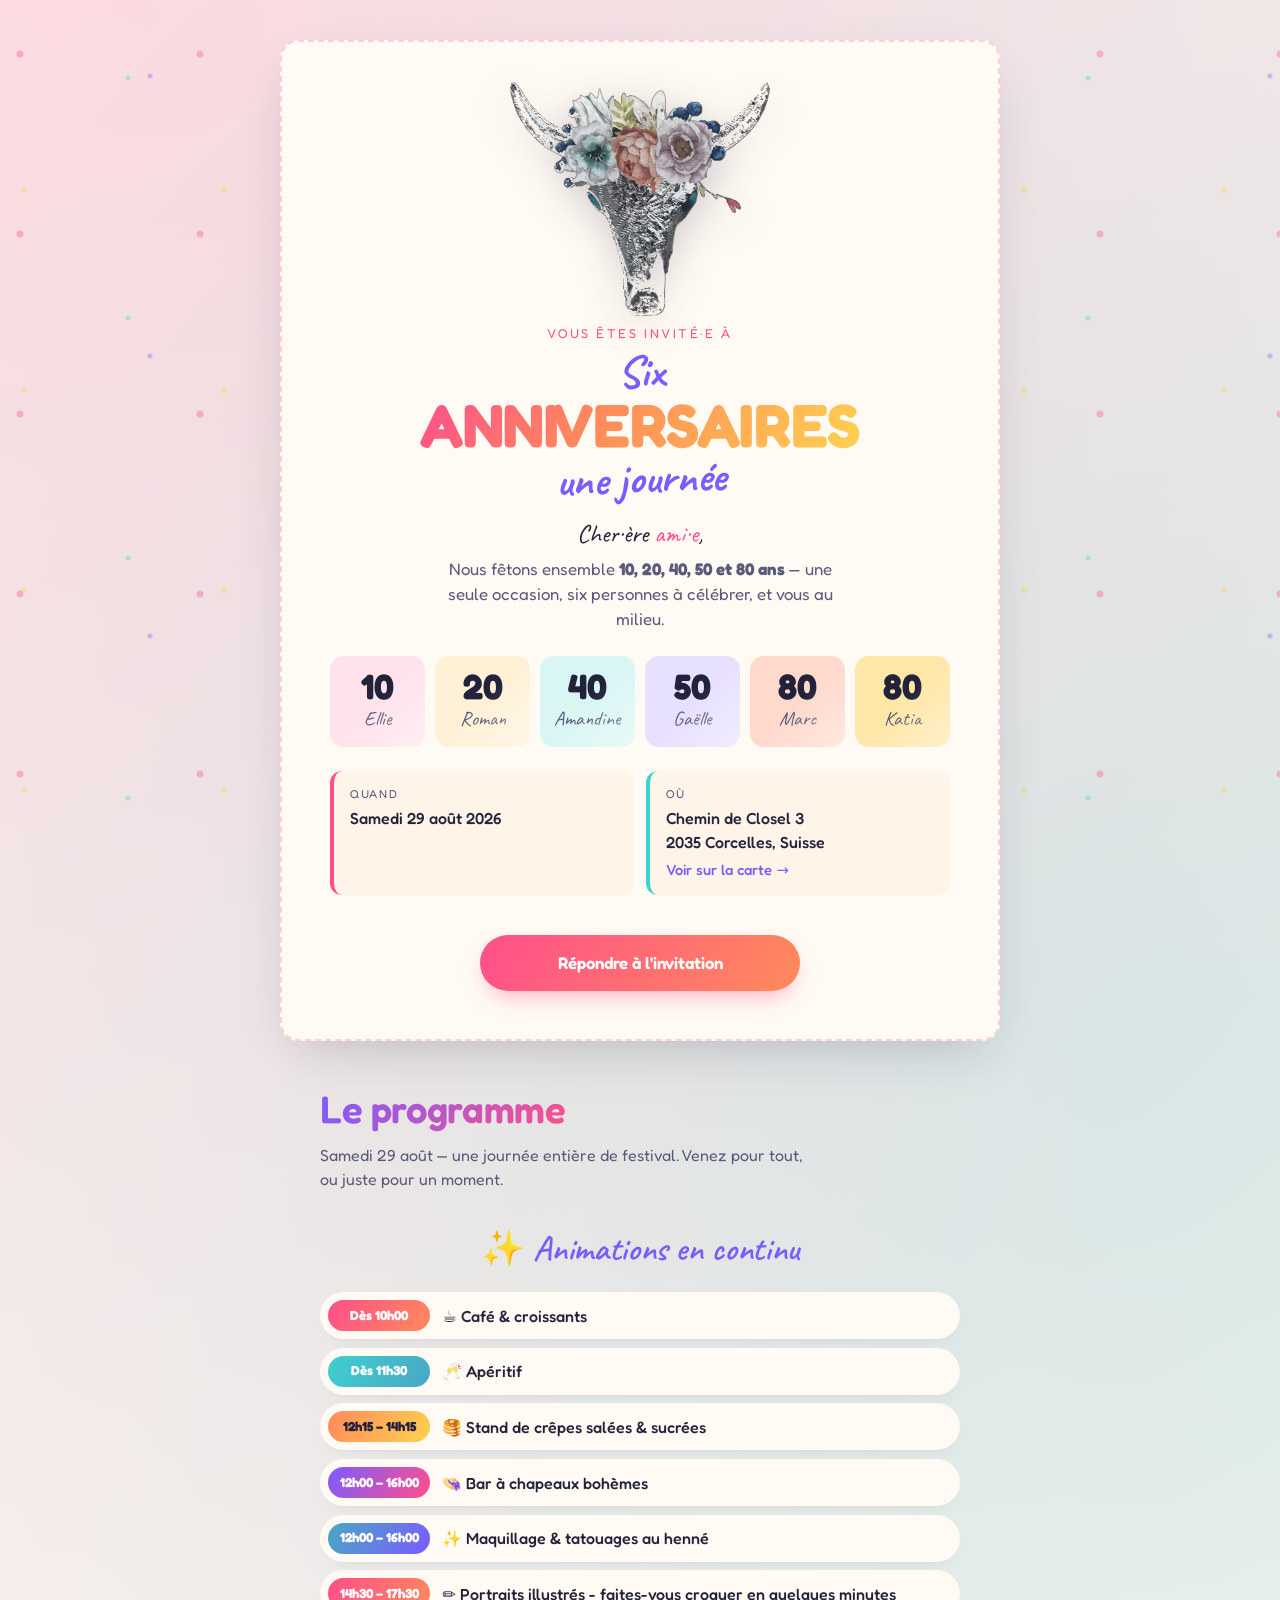
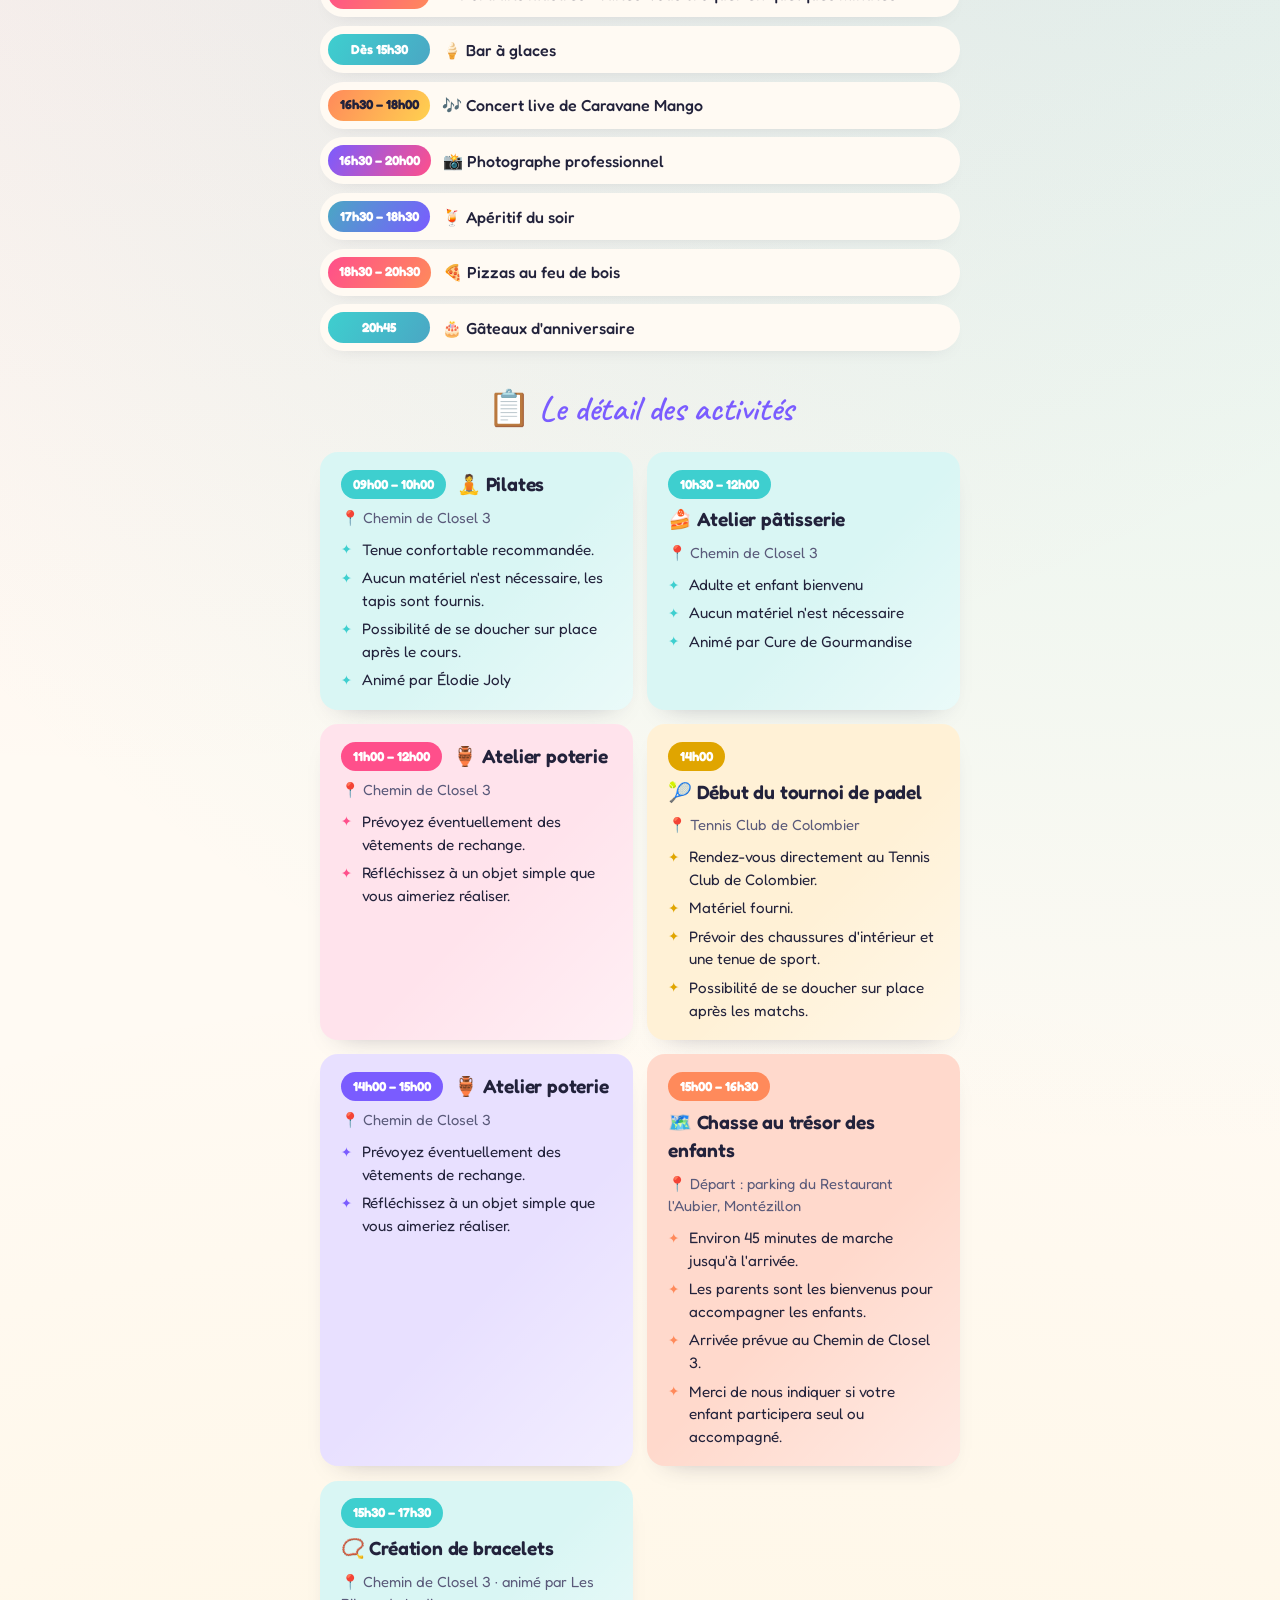
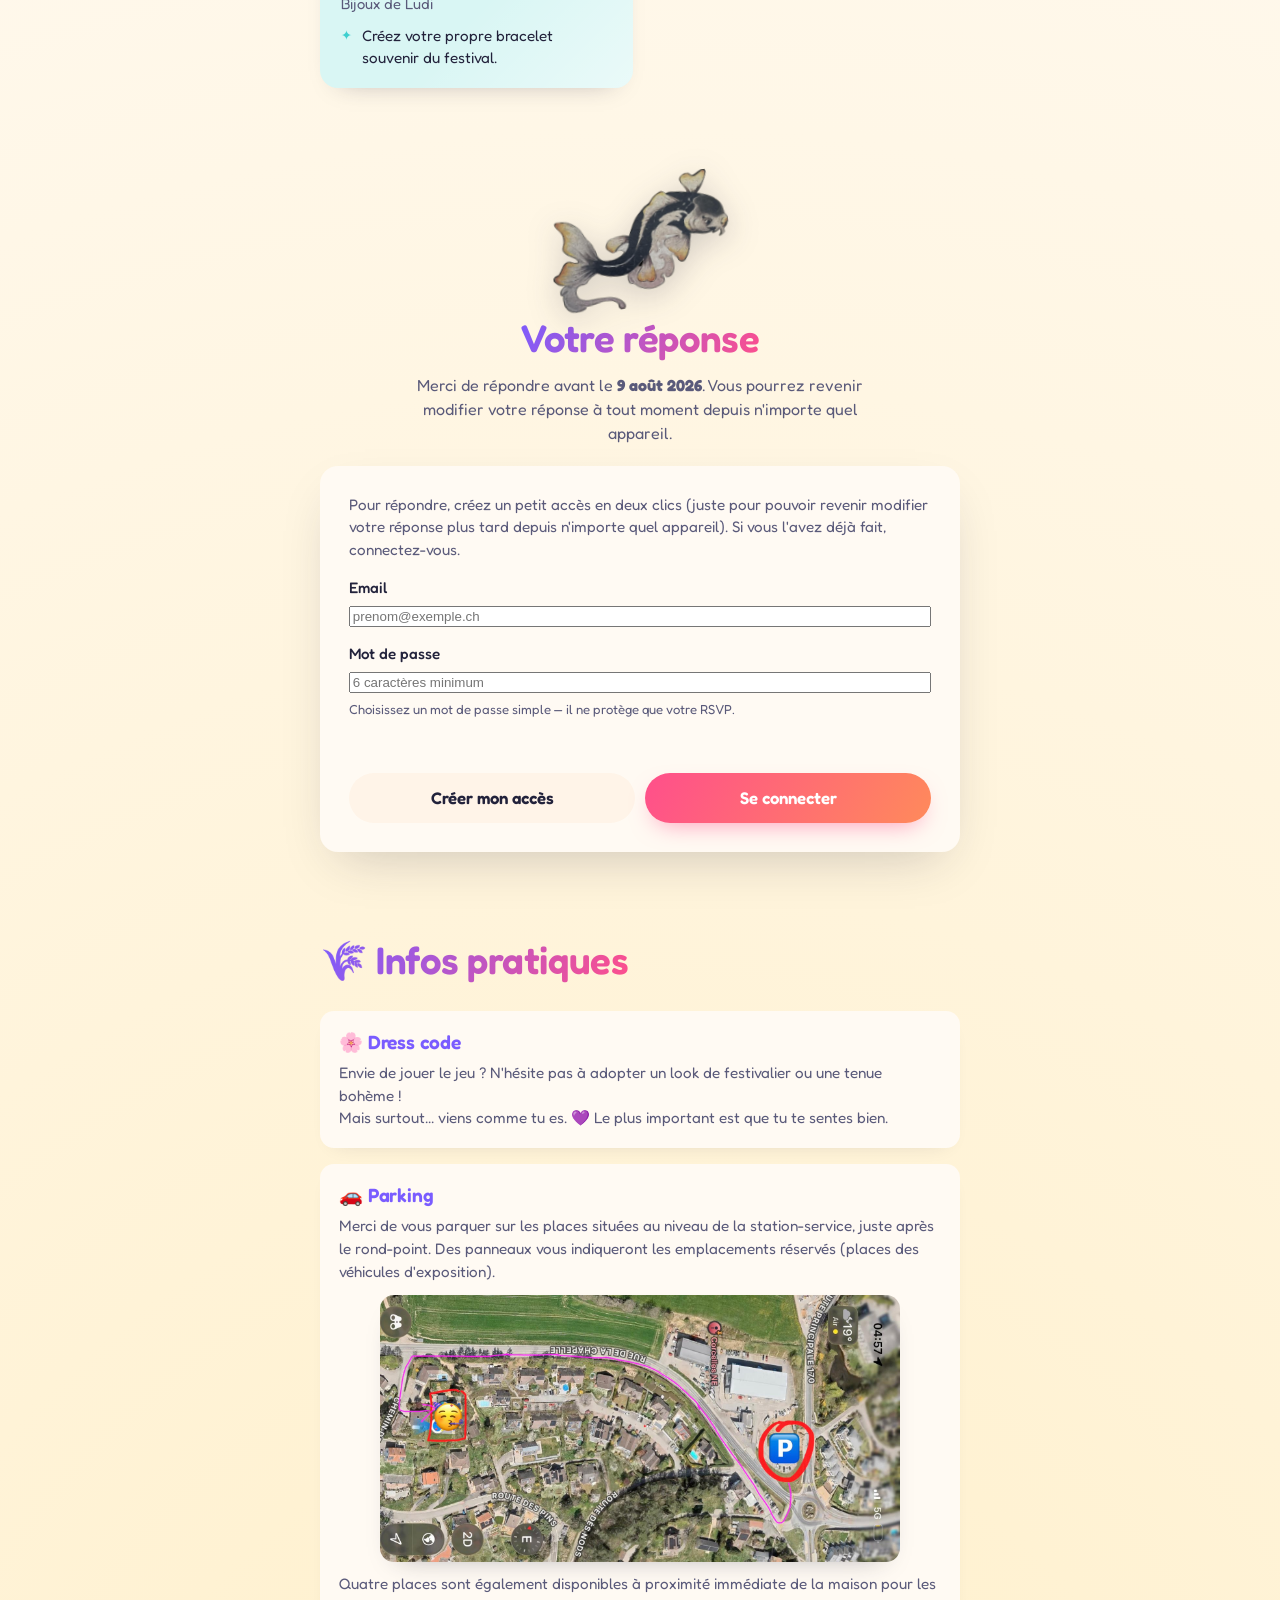
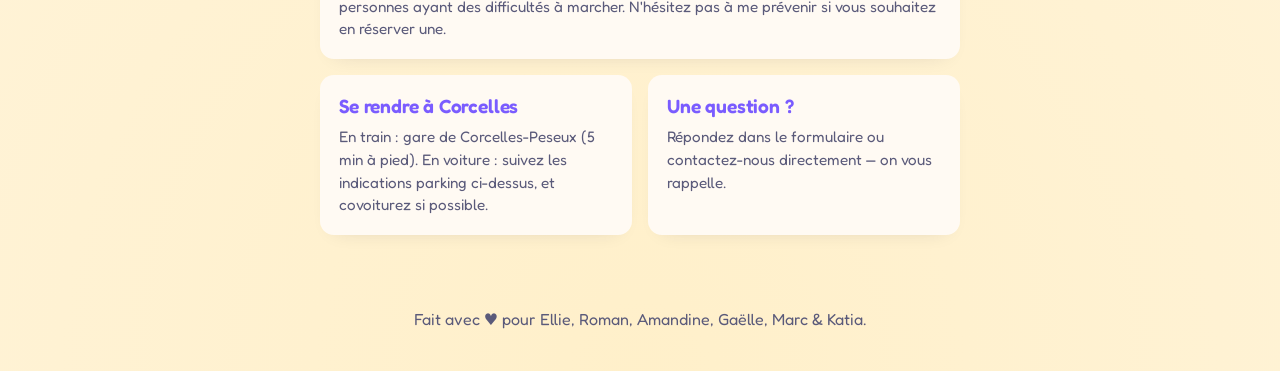
<file: index.html>
<!--
  Site d'invitation — Anniversaires conjoints — Samedi 29 août 2026
  Chemin de Closel 3, 2035 Corcelles

  Personnaliser le lien par invité : ?nom=Prenom
  Exemple : https://monsite.ch/?nom=Marie

  RSVP : stocké dans Supabase (table public.rsvps, voir supabase/schema.sql).
  Auth : email + mot de passe (Supabase Auth, confirmation email désactivée,
  donc aucun email envoyé). Chaque invité peut revenir modifier sa réponse
  depuis n'importe quel appareil.
  Config : URL + clé publishable dans config.js (clés sûres côté client
  tant que la RLS est active).
-->
<!DOCTYPE html>
<html lang="fr">
<head>
  <meta charset="UTF-8" />
  <meta name="viewport" content="width=device-width, initial-scale=1, viewport-fit=cover" />
  <meta name="theme-color" content="#ff4f8b" />
  <title>Six anniversaires, une journée — samedi 29 août 2026</title>
  <meta name="description" content="Invitation aux anniversaires d'Ellie, Roman, Amandine, Gaëlle, Marc et Katia. Samedi 29 août 2026 à Corcelles." />
  <link rel="preconnect" href="https://fonts.googleapis.com" />
  <link rel="preconnect" href="https://fonts.gstatic.com" crossorigin />
  <link href="https://fonts.googleapis.com/css2?family=Fredoka:wght@400;500;600;700&family=Caveat:wght@600;700&display=swap" rel="stylesheet" />
  <link rel="stylesheet" href="styles.css" />
</head>
<body>
  <div class="confetti" aria-hidden="true"></div>

  <header class="card" id="invitation">
    <img class="card-artwork card-artwork--skull" src="images/skull.png" alt="" aria-hidden="true" loading="eager" />
    <p class="card-eyebrow">Vous êtes invité·e à</p>
    <h1 class="card-title">
      <span class="script">Six</span>
      <span class="big">anniversaires</span>
      <span class="script">une journée</span>
    </h1>

    <p class="card-greeting">
      Cher·ère <span id="guest-name">ami·e</span>,
    </p>

    <p class="card-lede">
      Nous fêtons ensemble <strong>10, 20, 40, 50 et 80 ans</strong> —
      une seule occasion, six personnes à célébrer, et vous au milieu.
    </p>

    <ul class="honorees" aria-label="Personnes fêtées">
      <li><span class="age">10</span><span class="name">Ellie</span></li>
      <li><span class="age">20</span><span class="name">Roman</span></li>
      <li><span class="age">40</span><span class="name">Amandine</span></li>
      <li><span class="age">50</span><span class="name">Gaëlle</span></li>
      <li><span class="age">80</span><span class="name">Marc</span></li>
      <li><span class="age">80</span><span class="name">Katia</span></li>
    </ul>

    <dl class="card-facts">
      <div>
        <dt>Quand</dt>
        <dd>Samedi 29 août 2026</dd>
      </div>
      <div>
        <dt>Où</dt>
        <dd>
          Chemin de Closel 3<br />
          2035 Corcelles, Suisse
          <a class="map-link" href="https://www.google.com/maps/search/?api=1&query=Chemin+de+Closel+3%2C+2035+Corcelles" target="_blank" rel="noopener">Voir sur la carte →</a>
        </dd>
      </div>
    </dl>

    <a href="#rsvp" class="cta">Répondre à l'invitation</a>
  </header>

  <section class="program" id="programme" aria-labelledby="programme-title">
    <h2 id="programme-title">Le programme</h2>
    <p class="section-lede">Samedi 29 août — une journée entière de festival. Venez pour tout, ou juste pour un moment.</p>

    <h3 class="schedule-subtitle">✨ Animations en continu</h3>
    <ul class="anim-list">
      <li><span class="anim-time">Dès 10h00</span><span class="anim-name">☕ Café &amp; croissants</span></li>
      <li><span class="anim-time">Dès 11h30</span><span class="anim-name">🥂 Apéritif</span></li>
      <li><span class="anim-time">12h15 – 14h15</span><span class="anim-name">🥞 Stand de crêpes salées &amp; sucrées</span></li>
      <li><span class="anim-time">12h00 – 16h00</span><span class="anim-name">👒 Bar à chapeaux bohèmes</span></li>
      <li><span class="anim-time">12h00 – 16h00</span><span class="anim-name">✨ Maquillage &amp; tatouages au henné</span></li>
      <li><span class="anim-time">14h30 – 17h30</span><span class="anim-name">✏️ Portraits illustrés - faites-vous croquer en quelques minutes</span></li>
      <li><span class="anim-time">Dès 15h30</span><span class="anim-name">🍦 Bar à glaces</span></li>
      <li><span class="anim-time">16h30 – 18h00</span><span class="anim-name">🎶 Concert live de Caravane Mango</span></li>
      <li><span class="anim-time">16h30 – 20h00</span><span class="anim-name">📸 Photographe professionnel</span></li>
      <li><span class="anim-time">17h30 – 18h30</span><span class="anim-name">🍹 Apéritif du soir</span></li>
      <li><span class="anim-time">18h30 – 20h30</span><span class="anim-name">🍕 Pizzas au feu de bois</span></li>
      <li><span class="anim-time">20h45</span><span class="anim-name">🎂 Gâteaux d'anniversaire</span></li>
    </ul>

    <h3 class="schedule-subtitle">📋 Le détail des activités</h3>
    <!-- Contenu statique. Seule l'heure (.activity-detail-time) est mise à jour
         dynamiquement par script.js, en liant chaque carte à une activité de la
         base via data-activity (le nom doit correspondre à celui de l'admin). -->
    <div class="activity-details">
      <article class="activity-detail activity-detail--turquoise" data-activity="Pilates">
        <div class="activity-detail-head">
          <span class="activity-detail-time">09h00 – 10h00</span>
          <h4>🧘 Pilates</h4>
        </div>
        <p class="activity-detail-loc">📍 Chemin de Closel 3</p>
        <ul>
          <li>Tenue confortable recommandée.</li>
          <li>Aucun matériel n'est nécessaire, les tapis sont fournis.</li>
          <li>Possibilité de se doucher sur place après le cours.</li>
          <li>Animé par Élodie Joly</li>
        </ul>
      </article>

      <article class="activity-detail activity-detail--turquoise" data-activity="Atelier pâtisserie">
        <div class="activity-detail-head">
          <span class="activity-detail-time">10h30 – 12h00</span>
          <h4>🍰 Atelier pâtisserie</h4>
        </div>
        <p class="activity-detail-loc">📍 Chemin de Closel 3</p>
        <ul>
          <li>Adulte et enfant bienvenu</li>
          <li>Aucun matériel n'est nécessaire</li>
          <li>Animé par Cure de Gourmandise</li>
        </ul>
      </article>

      <article class="activity-detail activity-detail--pink" data-activity="Atelier poterie">
        <div class="activity-detail-head">
          <span class="activity-detail-time">11h00 – 12h00</span>
          <h4>🏺 Atelier poterie</h4>
        </div>
        <p class="activity-detail-loc">📍 Chemin de Closel 3</p>
        <ul>
          <li>Prévoyez éventuellement des vêtements de rechange.</li>
          <li>Réfléchissez à un objet simple que vous aimeriez réaliser.</li>
        </ul>
      </article>

      <article class="activity-detail activity-detail--yellow" data-activity="Début du tournoi de padel">
        <div class="activity-detail-head">
          <span class="activity-detail-time">14h00</span>
          <h4>🎾 Début du tournoi de padel</h4>
        </div>
        <p class="activity-detail-loc">📍 Tennis Club de Colombier</p>
        <ul>
          <li>Rendez-vous directement au Tennis Club de Colombier.</li>
          <li>Matériel fourni.</li>
          <li>Prévoir des chaussures d'intérieur et une tenue de sport.</li>
          <li>Possibilité de se doucher sur place après les matchs.</li>
        </ul>
      </article>

      <article class="activity-detail activity-detail--violet" data-activity="Atelier poterie">
        <div class="activity-detail-head">
          <span class="activity-detail-time">14h00 – 15h00</span>
          <h4>🏺 Atelier poterie</h4>
        </div>
        <p class="activity-detail-loc">📍 Chemin de Closel 3</p>
        <ul>
          <li>Prévoyez éventuellement des vêtements de rechange.</li>
          <li>Réfléchissez à un objet simple que vous aimeriez réaliser.</li>
        </ul>
      </article>

      <article class="activity-detail activity-detail--coral" data-activity="Chasse au trésor des enfants">
        <div class="activity-detail-head">
          <span class="activity-detail-time">15h00 – 16h30</span>
          <h4>🗺️ Chasse au trésor des enfants</h4>
        </div>
        <p class="activity-detail-loc">📍 Départ : parking du Restaurant l'Aubier, Montézillon</p>
        <ul>
          <li>Environ 45 minutes de marche jusqu'à l'arrivée.</li>
          <li>Les parents sont les bienvenus pour accompagner les enfants.</li>
          <li>Arrivée prévue au Chemin de Closel 3.</li>
          <li>Merci de nous indiquer si votre enfant participera seul ou accompagné.</li>
        </ul>
      </article>

      <article class="activity-detail activity-detail--turquoise" data-activity="Création de bracelets">
        <div class="activity-detail-head">
          <span class="activity-detail-time">15h30 – 17h30</span>
          <h4>📿 Création de bracelets</h4>
        </div>
        <p class="activity-detail-loc">📍 Chemin de Closel 3 · animé par Les Bijoux de Ludi</p>
        <ul>
          <li>Créez votre propre bracelet souvenir du festival.</li>
        </ul>
      </article>
    </div>
  </section>

  <section class="rsvp" id="rsvp" aria-labelledby="rsvp-title">
    <img class="card-artwork card-artwork--koi" src="images/koi.png" alt="" aria-hidden="true" loading="lazy" />
    <h2 id="rsvp-title">Votre réponse</h2>
    <p class="section-lede">Merci de répondre avant le <strong>9 août 2026</strong>. Vous pourrez revenir modifier votre réponse à tout moment depuis n'importe quel appareil.</p>

    <!-- Bloc auth visible tant que l'invité n'est pas connecté -->
    <div id="auth-block" class="auth-block">
      <p class="auth-intro">
        Pour répondre, créez un petit accès en deux clics (juste pour pouvoir revenir modifier votre réponse plus tard depuis n'importe quel appareil). Si vous l'avez déjà fait, connectez-vous.
      </p>
      <form id="auth-form" class="auth-form" autocomplete="on">
        <div class="field">
          <label for="auth-email">Email</label>
          <input type="email" id="auth-email" autocomplete="email" inputmode="email" required maxlength="120" placeholder="prenom@exemple.ch" />
        </div>
        <div class="field">
          <label for="auth-password">Mot de passe</label>
          <input type="password" id="auth-password" autocomplete="current-password" required minlength="6" maxlength="72" placeholder="6 caractères minimum" />
          <p class="field-hint">Choisissez un mot de passe simple — il ne protège que votre RSVP.</p>
        </div>
        <p id="auth-status" class="form-status" role="status" aria-live="polite"></p>
        <div class="auth-actions">
          <button type="button" id="auth-signup" class="cta cta--ghost">Créer mon accès</button>
          <button type="submit" id="auth-signin" class="cta">Se connecter</button>
        </div>
      </form>
    </div>

    <!-- Bloc RSVP visible une fois connecté -->
    <div id="rsvp-block" hidden>
      <div class="rsvp-toolbar">
        <span id="auth-identity" class="auth-identity"></span>
        <button type="button" id="sign-out" class="link-button">Se déconnecter</button>
      </div>

      <form id="rsvp-form">
        <div class="rsvp-help">
          <h3>📝 Comment bien s'inscrire</h3>
          <ul>
            <li>Cochez d'abord <strong>vos</strong> activités ci-dessous.</li>
            <li>Vous venez accompagné·e ? Ajoutez <strong>chaque personne séparément avec son prénom</strong> (ex. « Sophie », « Marc ») — pas « Personne 1, Personne 2 ». Chaque accompagnant choisit ensuite ses propres activités.</li>
            <li>Vous pourrez <strong>modifier votre réponse à tout moment</strong> en vous reconnectant avec le même email et mot de passe.</li>
          </ul>
        </div>

        <div class="field">
          <label for="fullname">Votre nom complet</label>
          <input type="text" id="fullname" required autocomplete="name" maxlength="80" />
        </div>

        <fieldset class="field" role="radiogroup" aria-labelledby="presence-legend">
          <legend id="presence-legend">Serez-vous des nôtres ?</legend>
          <div class="radios">
            <label class="radio-card">
              <input type="radio" name="presence" value="oui" required />
              <span>Oui</span>
            </label>
            <label class="radio-card">
              <input type="radio" name="presence" value="non" />
              <span>Hélas non</span>
            </label>
          </div>
        </fieldset>

        <fieldset class="field activities" aria-labelledby="activities-legend">
          <legend id="activities-legend">À quelles activités participez-vous ?</legend>
          <!-- Les cases sont injectées par script.js depuis la table activities -->
        </fieldset>

        <fieldset class="field companions" aria-labelledby="companions-legend">
          <legend id="companions-legend">Vous venez accompagné·e ?</legend>
          <p class="field-hint">Une entrée par personne, avec son vrai prénom. Chaque personne pourra cocher ses propres activités.</p>
          <ul id="companions-list" class="companions-list" aria-live="polite"></ul>
          <p id="companions-empty" class="companions-empty">Aucun accompagnant pour l'instant.</p>
          <button type="button" id="add-companion" class="add-companion">
            <span aria-hidden="true">＋</span> Ajouter une personne
          </button>
        </fieldset>

        <div class="field">
          <label for="diet">Allergies ou régime</label>
          <input type="text" id="diet" placeholder="Aucune / végétarien / sans gluten…" maxlength="200" />
        </div>

        <div class="field">
          <label for="message">Un petit mot pour les héros du jour ?</label>
          <textarea id="message" rows="3" placeholder="Optionnel" maxlength="1000"></textarea>
        </div>

        <button type="submit" class="cta" id="rsvp-submit">Envoyer ma réponse</button>
        <p id="form-status" class="form-status" role="status" aria-live="polite"></p>
      </form>
    </div>

    <dialog id="companion-dialog" class="companion-dialog" aria-labelledby="companion-dialog-title">
      <form method="dialog" id="companion-form" class="companion-form">
        <header class="companion-dialog-header">
          <h3 id="companion-dialog-title">Qui vous accompagne ?</h3>
          <button type="button" class="companion-dialog-close" id="companion-cancel" aria-label="Annuler">×</button>
        </header>

        <div class="companion-dialog-body">
          <div class="field">
            <label for="companion-name">Prénom de cette personne</label>
            <input type="text" id="companion-name" autocomplete="off" required maxlength="60" placeholder="ex. Sophie" />
            <p class="field-hint">Ajoutez une seule personne ici. Pour d'autres invités, répétez « Ajouter une personne ».</p>
          </div>

          <fieldset class="field" aria-labelledby="companion-activities-legend">
            <legend id="companion-activities-legend">À quelles activités participe-t-il·elle ?</legend>
            <div id="companion-activities" class="activities companion-activities"></div>
          </fieldset>
        </div>

        <footer class="companion-dialog-footer">
          <button type="button" class="cta cta--ghost" id="companion-cancel-btn">Annuler</button>
          <button type="submit" class="cta" id="companion-add-btn">Ajouter</button>
        </footer>
      </form>
    </dialog>
  </section>

  <section class="info" aria-labelledby="info-title">
    <h2 id="info-title">🌾 Infos pratiques</h2>
    <div class="info-grid">
      <article class="info-wide">
        <h3>🌸 Dress code</h3>
        <p>Envie de jouer le jeu ? N'hésite pas à adopter un look de festivalier ou une tenue bohème !</p>
        <p>Mais surtout… viens comme tu es. 💜 Le plus important est que tu te sentes bien.</p>
      </article>
      <article class="info-wide">
        <h3>🚗 Parking</h3>
        <p>Merci de vous parquer sur les places situées au niveau de la station-service, juste après le rond-point. Des panneaux vous indiqueront les emplacements réservés (places des véhicules d'exposition).</p>
        <img class="info-map" src="images/parkingANNIV.jpeg" alt="Plan du trajet entre le parking (station-service) et la maison, Chemin de Closel 3" loading="lazy" />
        <p>Quatre places sont également disponibles à proximité immédiate de la maison pour les personnes ayant des difficultés à marcher. N'hésitez pas à me prévenir si vous souhaitez en réserver une.</p>
      </article>
      <article>
        <h3>Se rendre à Corcelles</h3>
        <p>En train : gare de Corcelles-Peseux (5 min à pied). En voiture : suivez les indications parking ci-dessus, et covoiturez si possible.</p>
      </article>
      <article>
        <h3>Une question ?</h3>
        <p>Répondez dans le formulaire ou contactez-nous directement — on vous rappelle.</p>
      </article>
    </div>
  </section>

  <footer class="footer">
    <p>Fait avec ♥ pour Ellie, Roman, Amandine, Gaëlle, Marc &amp; Katia.</p>
  </footer>

  <script type="module" src="script.js"></script>
</body>
</html>
</file>
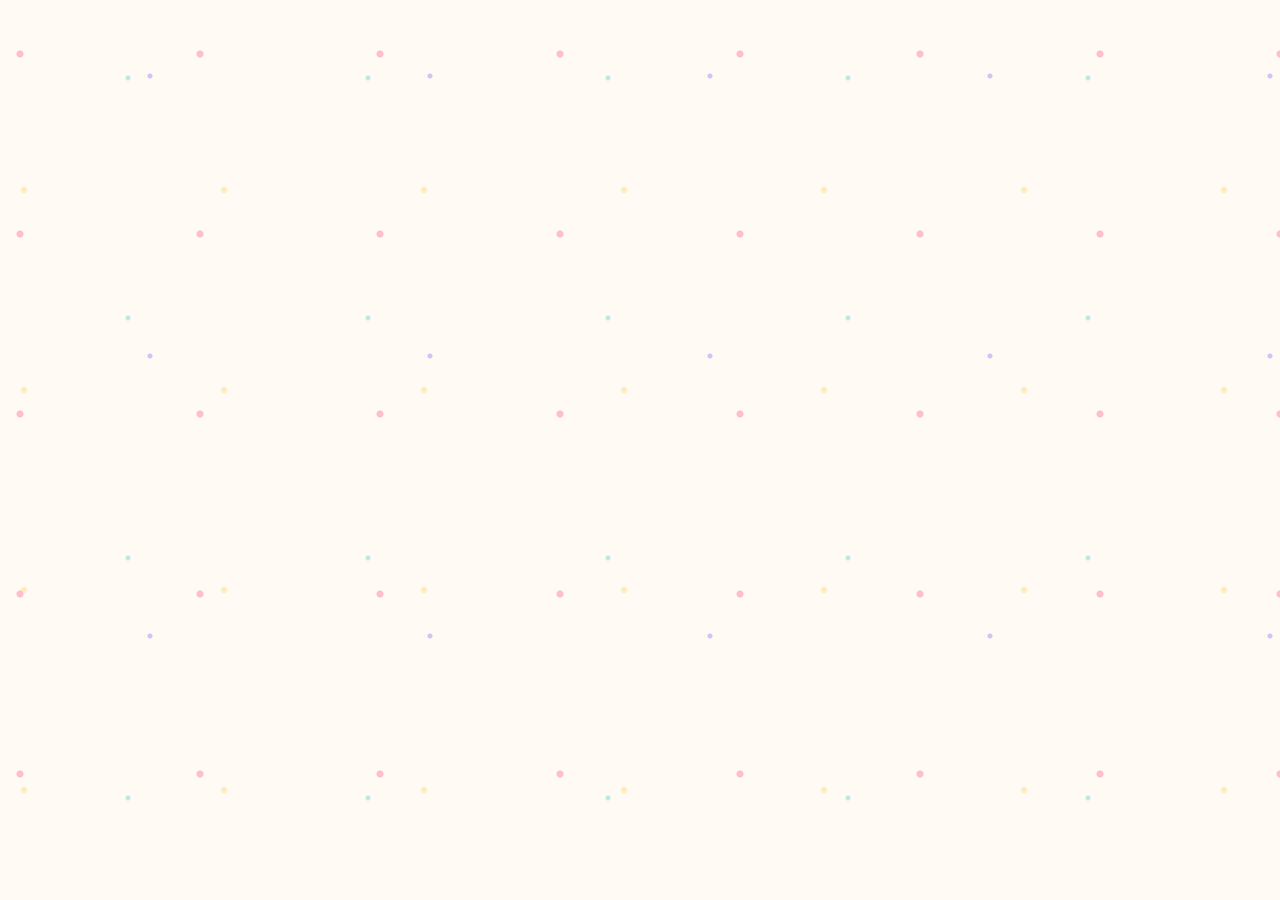
<file: admin.html>
<!--
  Tableau de bord admin — réservé aux organisateurs.

  La sécurité ne vient PAS du fait que cette page soit "cachée" : n'importe qui
  peut ouvrir cette URL. C'est la RLS Supabase (fonction is_admin + policy
  rsvps_select_admin) qui fait que seuls les comptes inscrits dans la table
  public.admins reçoivent des données. Un visiteur non-admin ne voit rien.

  Pour devenir admin : voir SETUP.md (insert dans public.admins).
-->
<!DOCTYPE html>
<html lang="fr">
<head>
  <meta charset="UTF-8" />
  <meta name="viewport" content="width=device-width, initial-scale=1, viewport-fit=cover" />
  <meta name="theme-color" content="#ff4f8b" />
  <meta name="robots" content="noindex, nofollow" />
  <title>Tableau de bord — RSVP</title>
  <link rel="preconnect" href="https://fonts.googleapis.com" />
  <link rel="preconnect" href="https://fonts.gstatic.com" crossorigin />
  <link href="https://fonts.googleapis.com/css2?family=Fredoka:wght@400;500;600;700&family=Caveat:wght@600;700&display=swap" rel="stylesheet" />
  <link rel="stylesheet" href="styles.css" />
  <style>
    .admin-wrap {
      position: relative;
      z-index: 1;
      max-width: 860px;
      margin: 0 auto;
      padding: clamp(1.2rem, 5vw, 2.5rem);
    }
    .admin-header {
      display: flex;
      flex-wrap: wrap;
      align-items: baseline;
      justify-content: space-between;
      gap: 0.5rem 1rem;
      margin-bottom: 1.2rem;
    }
    .admin-header h1 {
      font-size: clamp(1.8rem, 6vw, 2.6rem);
      background: linear-gradient(120deg, var(--violet), var(--pink));
      -webkit-background-clip: text;
      background-clip: text;
      color: transparent;
    }
    .admin-id { font-size: 0.85rem; color: var(--ink-soft); }
    .admin-toolbar { display: flex; gap: 1.2rem; align-items: center; }

    .stat-grid {
      display: grid;
      grid-template-columns: repeat(2, 1fr);
      gap: 0.7rem;
      margin-bottom: 1.6rem;
    }
    .stat-card {
      background: var(--paper);
      border-radius: 14px;
      padding: 1rem 1.1rem;
      box-shadow: 0 8px 20px -15px rgba(34, 34, 59, 0.25);
      border-left: 4px solid var(--pink);
    }
    .stat-card:nth-child(2) { border-left-color: var(--turquoise); }
    .stat-card:nth-child(3) { border-left-color: var(--yellow); }
    .stat-card:nth-child(4) { border-left-color: var(--violet); }
    .stat-num { font-size: 2rem; font-weight: 700; line-height: 1; }
    .stat-label { font-size: 0.85rem; color: var(--ink-soft); margin-top: 0.2rem; }

    .admin-section { margin-bottom: 2rem; }
    .admin-section > h2 {
      font-size: 1.3rem;
      margin-bottom: 0.8rem;
      color: var(--ink);
    }

    .act-row {
      display: flex;
      align-items: center;
      gap: 0.8rem;
      padding: 0.6rem 0.9rem;
      background: var(--paper);
      border-radius: 12px;
      margin-bottom: 0.5rem;
      box-shadow: 0 8px 20px -16px rgba(34, 34, 59, 0.25);
    }
    .act-name { flex: 1; font-weight: 500; }
    .act-count {
      flex-shrink: 0;
      min-width: 2.2rem;
      text-align: center;
      font-weight: 700;
      color: white;
      background: linear-gradient(120deg, var(--pink), var(--coral));
      border-radius: 999px;
      padding: 0.2rem 0.6rem;
    }
    .act-bar {
      flex-basis: 100%;
      height: 6px;
      border-radius: 6px;
      background: var(--paper-2);
      overflow: hidden;
      order: 3;
    }
    .act-bar > span {
      display: block;
      height: 100%;
      background: linear-gradient(120deg, var(--violet), var(--pink));
    }

    .party {
      background: var(--paper);
      border-radius: 14px;
      padding: 0.9rem 1.1rem;
      margin-bottom: 0.7rem;
      box-shadow: 0 8px 20px -16px rgba(34, 34, 59, 0.25);
    }
    .party-head {
      display: flex;
      align-items: center;
      gap: 0.7rem;
      flex-wrap: wrap;
    }
    .party-name { font-weight: 600; font-size: 1.05rem; }
    .party-email { font-size: 0.8rem; color: var(--ink-soft); }
    .badge {
      font-size: 0.72rem;
      font-weight: 600;
      text-transform: uppercase;
      letter-spacing: 0.04em;
      padding: 0.15rem 0.55rem;
      border-radius: 999px;
    }
    .badge--total { background: #e8e0ff; color: var(--violet); margin-left: auto; }
    .chips { display: flex; flex-wrap: wrap; gap: 0.35rem; margin-top: 0.5rem; }
    .chip {
      font-size: 0.8rem;
      background: #ffeef3;
      border: 1px solid #ffd6e2;
      border-radius: 999px;
      padding: 0.15rem 0.6rem;
    }
    .chip--none { background: var(--paper-2); border-color: #ecdfd0; color: var(--ink-soft); font-style: italic; }
    .sub {
      margin-top: 0.6rem;
      padding-top: 0.6rem;
      border-top: 1px dashed #ecdfd0;
    }
    .sub-person { margin-top: 0.5rem; }
    .sub-person:first-child { margin-top: 0; }
    .sub-name { font-size: 0.92rem; font-weight: 500; }
    .sub-name::before { content: "↳ "; color: var(--ink-soft); }
    .party-extra { font-size: 0.85rem; color: var(--ink-soft); margin-top: 0.5rem; }
    .party-extra strong { color: var(--ink); font-weight: 600; }

    .absent .party { opacity: 0.75; }
    .empty-note { color: var(--ink-soft); font-style: italic; }

    .admin-auth {
      max-width: 420px;
      margin: 8vh auto 0;
    }
    .admin-auth .card { text-align: left; }

    .admin-hint { color: var(--ink-soft); font-size: 0.9rem; margin: -0.3rem 0 0.8rem; }
    .field-row-2 { display: grid; grid-template-columns: 1fr 1fr; gap: 0.7rem; }
    .field input[type="time"] {
      font: inherit; font-size: 16px;
      padding: 0.6rem 0.7rem;
      border: 2px solid #ecdfd0; border-radius: 12px;
      background: var(--paper-2); color: var(--ink); width: 100%;
    }

    .activity-row {
      display: flex;
      flex-wrap: wrap;
      gap: 0.5rem;
      align-items: center;
      padding: 0.6rem 0.9rem;
      background: var(--paper);
      border-radius: 12px;
      margin-bottom: 0.5rem;
      box-shadow: 0 8px 20px -16px rgba(34, 34, 59, 0.25);
    }
    .activity-row-main { flex: 1 1 11rem; min-width: 0; }
    .activity-row-actions { display: flex; flex-wrap: wrap; gap: 0.4rem; }
    .activity-row .view-btn {
      background: linear-gradient(120deg, var(--violet), var(--pink));
      color: white;
    }
    .activity-row-label { font-weight: 600; word-break: break-word; }
    .activity-row-meta { font-size: 0.82rem; color: var(--ink-soft); margin-top: 0.15rem; }
    .activity-row-meta .full { color: var(--coral); font-weight: 600; }
    .activity-row button {
      font: inherit;
      font-size: 0.85rem;
      padding: 0.45rem 0.7rem;
      border-radius: 999px;
      border: 1px solid transparent;
      cursor: pointer;
      -webkit-tap-highlight-color: transparent;
    }
    .activity-row .edit-btn { background: var(--paper-2); color: var(--ink); }
    .activity-row .delete-btn { background: white; color: var(--coral); border-color: #ffd6e2; }
    .activity-row button:hover { filter: brightness(0.97); }

    #add-activity { width: 100%; max-width: none; margin-top: 0.4rem; }

    .edit-dialog {
      width: min(420px, calc(100vw - 1.5rem));
      max-width: none;
      margin: auto;
      padding: 0;
      border: none;
      border-radius: 20px;
      background: var(--paper);
      color: var(--ink);
      box-shadow: 0 30px 70px -20px rgba(34, 34, 59, 0.45);
      overflow: hidden;
    }
    .edit-dialog::backdrop { background: rgba(34, 34, 59, 0.5); }
    .edit-dialog form { display: flex; flex-direction: column; }
    .edit-dialog header,
    .edit-dialog footer {
      display: flex;
      gap: 0.5rem;
      padding: 0.9rem 1.1rem;
    }
    .edit-dialog header {
      border-bottom: 1px solid #f1e3d2;
      align-items: center;
      justify-content: space-between;
    }
    .edit-dialog header h3 {
      font-size: 1.1rem;
      margin: 0;
      background: linear-gradient(120deg, var(--violet), var(--pink));
      -webkit-background-clip: text;
      background-clip: text;
      color: transparent;
    }
    .edit-dialog .body { padding: 0.9rem 1.1rem; display: flex; flex-direction: column; gap: 0.8rem; }
    .edit-dialog footer { border-top: 1px solid #f1e3d2; }
    .edit-dialog footer .cta { margin-top: 0; flex: 1; padding: 0.7rem 1rem; font-size: 0.95rem; }
    .edit-dialog .body--scroll { max-height: 70dvh; overflow-y: auto; }
    .edit-dialog .danger {
      flex: 0 0 auto;
      background: white;
      color: var(--coral);
      border: 1px solid #ffd6e2;
      box-shadow: none;
    }
    .edit-dialog .danger:hover { background: #fff0f3; }

    .party-actions { display: flex; gap: 0.4rem; margin-top: 0.5rem; }
    .party-actions button {
      font: inherit;
      font-size: 0.82rem;
      padding: 0.35rem 0.7rem;
      border-radius: 999px;
      border: 1px solid transparent;
      cursor: pointer;
      -webkit-tap-highlight-color: transparent;
    }
    .party-actions .edit-rsvp { background: var(--paper-2); color: var(--ink); }
    .party-actions .delete-rsvp { background: white; color: var(--coral); border-color: #ffd6e2; }

    .edit-dialog .companions-mini {
      list-style: none;
      padding: 0;
      margin: 0;
      display: grid;
      gap: 0.4rem;
    }
    .edit-dialog .companion-mini {
      display: flex;
      align-items: center;
      gap: 0.5rem;
      padding: 0.5rem 0.7rem;
      background: #ffeef3;
      border: 1px solid #ffd6e2;
      border-radius: 10px;
    }
    .edit-dialog .companion-mini-name { flex: 1; font-size: 0.92rem; }
    .edit-dialog .companion-mini-acts { font-size: 0.78rem; color: var(--ink-soft); }
    .edit-dialog .companion-mini button {
      background: white;
      border: none;
      border-radius: 50%;
      width: 26px;
      height: 26px;
      cursor: pointer;
      color: var(--ink-soft);
      font-size: 1rem;
      line-height: 1;
    }

    .reg-wrap { display: flex; flex-direction: column; max-height: 80dvh; }
    .registrants-count {
      margin: 0 0 0.7rem;
      font-weight: 600;
      color: var(--violet);
    }
    .registrants-list {
      margin: 0;
      padding-left: 1.4rem;
      display: grid;
      gap: 0.45rem;
    }
    .registrants-list li { line-height: 1.3; }
    .registrants-note {
      display: block;
      font-style: normal;
      font-size: 0.8rem;
      color: var(--ink-soft);
    }

    @media (min-width: 560px) {
      .stat-grid { grid-template-columns: repeat(4, 1fr); }
    }
  </style>
</head>
<body>
  <div class="confetti" aria-hidden="true"></div>

  <!-- Vue connexion -->
  <div id="view-auth" class="admin-auth" hidden>
    <div class="card">
      <p class="card-eyebrow">Espace organisateurs</p>
      <h2 style="margin-bottom:1rem">Tableau de bord</h2>
      <form id="admin-auth-form" class="auth-form" autocomplete="on">
        <div class="field">
          <label for="admin-email">Email</label>
          <input type="email" id="admin-email" autocomplete="email" inputmode="email" required maxlength="120" />
        </div>
        <div class="field">
          <label for="admin-password">Mot de passe</label>
          <input type="password" id="admin-password" autocomplete="current-password" required minlength="6" maxlength="72" />
        </div>
        <p id="admin-auth-status" class="form-status" role="status" aria-live="polite"></p>
        <button type="submit" class="cta" id="admin-signin">Se connecter</button>
      </form>
      <p style="margin-top:1rem;text-align:center"><a class="link-button" href="index.html">← Retour au site</a></p>
    </div>
  </div>

  <!-- Vue accès refusé -->
  <div id="view-denied" class="admin-auth" hidden>
    <div class="card">
      <h2>Accès réservé</h2>
      <p class="card-lede" style="margin:0.6rem auto 1.2rem">Ce compte n'est pas administrateur. Si c'est une erreur, ajoutez-le à la table <code>admins</code> (voir SETUP.md).</p>
      <button type="button" class="cta cta--ghost" id="denied-signout">Se déconnecter</button>
      <p style="margin-top:1rem"><a class="link-button" href="index.html">← Retour au site</a></p>
    </div>
  </div>

  <!-- Vue tableau de bord -->
  <main id="view-dash" class="admin-wrap" hidden>
    <div class="admin-header">
      <h1>Qui vient ?</h1>
      <div class="admin-toolbar">
        <span class="admin-id" id="admin-id"></span>
        <a class="link-button" href="index.html">← Retour au site</a>
        <button type="button" class="link-button" id="refresh">Rafraîchir</button>
        <button type="button" class="link-button" id="signout">Se déconnecter</button>
      </div>
    </div>

    <p id="dash-status" class="form-status" role="status" aria-live="polite"></p>

    <div class="stat-grid" id="stats"></div>

    <section class="admin-section">
      <h2>Gérer les activités</h2>
      <p class="admin-hint">Ajouter, renommer, changer l'heure ou fixer un nombre max de places. Une fois la limite atteinte, l'activité bascule automatiquement en « complet » côté invité.</p>
      <div id="activities-admin"></div>
      <button type="button" class="cta cta--ghost" id="add-activity">＋ Ajouter une activité</button>
    </section>

    <section class="admin-section">
      <h2>Par activité</h2>
      <div id="activity-counts"></div>
    </section>

    <section class="admin-section">
      <h2 id="present-title">Présents</h2>
      <div id="present-list"></div>
    </section>

    <section class="admin-section absent">
      <h2 id="absent-title">Ne viennent pas</h2>
      <div id="absent-list"></div>
    </section>
  </main>

  <dialog id="view-registrants" class="edit-dialog" aria-labelledby="registrants-title">
    <div class="reg-wrap">
      <header>
        <h3 id="registrants-title">Inscrits</h3>
        <button type="button" class="link-button" id="registrants-close" aria-label="Fermer">×</button>
      </header>
      <div class="body body--scroll" id="registrants-body"></div>
      <footer>
        <button type="button" class="cta" id="registrants-ok">Fermer</button>
      </footer>
    </div>
  </dialog>

  <dialog id="edit-rsvp" class="edit-dialog" aria-labelledby="edit-rsvp-title">
    <form id="edit-rsvp-form">
      <header>
        <h3 id="edit-rsvp-title">Modifier la réponse</h3>
        <button type="button" class="link-button" id="edit-rsvp-close" aria-label="Fermer">×</button>
      </header>
      <div class="body body--scroll">
        <div class="field">
          <label for="rsvp-fullname">Nom complet</label>
          <input type="text" id="rsvp-fullname" required maxlength="80" />
        </div>
        <div class="field">
          <label class="field-hint" id="rsvp-email-display"></label>
        </div>
        <fieldset class="field" role="radiogroup" aria-labelledby="rsvp-presence-legend">
          <legend id="rsvp-presence-legend">Présence</legend>
          <div class="radios">
            <label class="radio-card"><input type="radio" name="rsvp-presence" value="oui" required /><span>Oui</span></label>
            <label class="radio-card"><input type="radio" name="rsvp-presence" value="non" /><span>Hélas non</span></label>
          </div>
        </fieldset>
        <fieldset class="field activities" id="rsvp-activities-host">
          <legend>Activités</legend>
        </fieldset>
        <fieldset class="field" aria-labelledby="rsvp-companions-legend">
          <legend id="rsvp-companions-legend">Accompagnants</legend>
          <ul id="rsvp-companions-list" class="companions-mini"></ul>
          <button type="button" id="rsvp-add-companion" class="add-companion"><span aria-hidden="true">＋</span> Ajouter un accompagnant</button>
        </fieldset>
        <div class="field">
          <label for="rsvp-diet">Régime / allergies</label>
          <input type="text" id="rsvp-diet" maxlength="200" />
        </div>
        <div class="field">
          <label for="rsvp-message">Message</label>
          <textarea id="rsvp-message" rows="2" maxlength="1000"></textarea>
        </div>
        <p id="edit-rsvp-status" class="form-status" role="status" aria-live="polite"></p>
      </div>
      <footer>
        <button type="button" class="danger" id="edit-rsvp-delete">Supprimer</button>
        <button type="button" class="cta cta--ghost" id="edit-rsvp-cancel">Annuler</button>
        <button type="submit" class="cta" id="edit-rsvp-save">Enregistrer</button>
      </footer>
    </form>
  </dialog>

  <!-- Mini-dialogue : ajouter / éditer un accompagnant côté admin -->
  <dialog id="edit-companion" class="edit-dialog" aria-labelledby="edit-companion-title">
    <form id="edit-companion-form">
      <header>
        <h3 id="edit-companion-title">Accompagnant</h3>
        <button type="button" class="link-button" id="edit-companion-close" aria-label="Fermer">×</button>
      </header>
      <div class="body">
        <div class="field">
          <label for="comp-name">Prénom et nom</label>
          <input type="text" id="comp-name" required maxlength="60" />
        </div>
        <fieldset class="field activities" id="comp-activities-host">
          <legend>Activités</legend>
        </fieldset>
        <p id="edit-companion-status" class="form-status"></p>
      </div>
      <footer>
        <button type="button" class="cta cta--ghost" id="edit-companion-cancel">Annuler</button>
        <button type="submit" class="cta" id="edit-companion-save">Ajouter</button>
      </footer>
    </form>
  </dialog>

  <dialog id="edit-activity" class="edit-dialog" aria-labelledby="edit-activity-title">
    <form id="edit-activity-form">
      <header>
        <h3 id="edit-activity-title">Modifier l'activité</h3>
        <button type="button" class="link-button" id="edit-close" aria-label="Fermer">×</button>
      </header>
      <div class="body">
        <div class="field">
          <label for="edit-label">Nom de l'activité</label>
          <input type="text" id="edit-label" required maxlength="80" placeholder="ex. Atelier poterie" />
        </div>
        <div class="field-row-2">
          <div class="field">
            <label for="edit-start">Heure de début</label>
            <input type="time" id="edit-start" />
          </div>
          <div class="field">
            <label for="edit-end">Heure de fin</label>
            <input type="time" id="edit-end" />
          </div>
        </div>
        <p class="admin-hint" style="margin:-0.4rem 0 0">Renseignez début <em>et</em> fin pour empêcher les invités de cocher deux activités qui se chevauchent.</p>
        <div class="field">
          <label for="edit-max">Nombre max de places (laisser vide = illimité)</label>
          <input type="number" id="edit-max" min="0" max="999" placeholder="illimité" />
        </div>
        <div class="field">
          <label for="edit-desc">Description (optionnelle, affichée dans le programme)</label>
          <textarea id="edit-desc" rows="2" maxlength="300" placeholder="ex. Séance douce pour réveiller les corps."></textarea>
        </div>
        <p id="edit-status" class="form-status" role="status" aria-live="polite"></p>
      </div>
      <footer>
        <button type="button" class="cta cta--ghost" id="edit-cancel">Annuler</button>
        <button type="submit" class="cta" id="edit-save">Enregistrer</button>
      </footer>
    </form>
  </dialog>

  <script type="module" src="admin.js"></script>
</body>
</html>
</file>
<file: styles.css>
:root {
  --pink: #ff4f8b;
  --coral: #ff8a5b;
  --yellow: #ffd14f;
  --turquoise: #3ecfcf;
  --violet: #7a5cff;
  --ink: #22223b;
  --ink-soft: #5a5a7a;
  --paper: #fffaf3;
  --paper-2: #fff4e8;
  --shadow: 0 20px 50px -20px rgba(34, 34, 59, 0.25);
  --radius: 18px;
  --font-body: "Fredoka", system-ui, -apple-system, "Segoe UI", sans-serif;
  --font-script: "Caveat", cursive;
}

* { box-sizing: border-box; }

html { scroll-behavior: smooth; }

body {
  margin: 0;
  font-family: var(--font-body);
  color: var(--ink);
  background:
    radial-gradient(circle at 10% 0%, rgba(255, 79, 139, 0.18), transparent 45%),
    radial-gradient(circle at 90% 20%, rgba(62, 207, 207, 0.22), transparent 40%),
    radial-gradient(circle at 50% 100%, rgba(255, 209, 79, 0.25), transparent 50%),
    var(--paper);
  line-height: 1.5;
  -webkit-font-smoothing: antialiased;
  overflow-x: hidden;
}

h1, h2, h3, h4 { margin: 0; font-weight: 600; letter-spacing: -0.01em; }
h2 { font-size: clamp(1.6rem, 4vw, 2.4rem); }
h3 { font-size: 1.2rem; }
h4 { font-size: 1.05rem; }

p { margin: 0 0 0.6rem; }

.confetti {
  position: fixed;
  inset: 0;
  pointer-events: none;
  z-index: 0;
  background-image:
    radial-gradient(circle, var(--pink) 3px, transparent 4px),
    radial-gradient(circle, var(--turquoise) 2px, transparent 3px),
    radial-gradient(circle, var(--yellow) 2.5px, transparent 3.5px),
    radial-gradient(circle, var(--violet) 2px, transparent 3px);
  background-size: 180px 180px, 240px 240px, 200px 200px, 280px 280px;
  background-position: 10% 20%, 70% 30%, 30% 70%, 85% 80%;
  opacity: 0.35;
  animation: drift 18s linear infinite;
}

@keyframes drift {
  0% { background-position: 10% 20%, 70% 30%, 30% 70%, 85% 80%; }
  100% { background-position: 15% 25%, 65% 35%, 35% 65%, 80% 85%; }
}

.card,
.program,
.rsvp,
.info,
.footer {
  position: relative;
  z-index: 1;
  max-width: 720px;
  margin: 0 auto;
  padding: clamp(1.2rem, 5vw, 2.5rem);
}

.card {
  margin-top: clamp(1rem, 4vw, 2.5rem);
  padding: clamp(1.5rem, 6vw, 3rem);
  background: var(--paper);
  border-radius: var(--radius);
  box-shadow: var(--shadow);
  text-align: center;
  border: 2px dashed rgba(255, 79, 139, 0.25);
}

.card-eyebrow {
  text-transform: uppercase;
  letter-spacing: 0.2em;
  font-size: 0.8rem;
  color: var(--pink);
  margin-bottom: 0.4rem;
}

.card-title {
  display: flex;
  flex-direction: column;
  align-items: center;
  gap: 0.1em;
  margin-bottom: 1rem;
  line-height: 0.95;
}

.card-title .script {
  font-family: var(--font-script);
  font-weight: 700;
  color: var(--violet);
  font-size: clamp(1.8rem, 7vw, 2.8rem);
  transform: rotate(-2deg);
}

.card-title .big {
  font-size: clamp(2.2rem, 9vw, 3.8rem);
  font-weight: 700;
  background: linear-gradient(120deg, var(--pink), var(--coral) 40%, var(--yellow));
  -webkit-background-clip: text;
  background-clip: text;
  color: transparent;
  text-transform: uppercase;
}

.card-greeting {
  font-family: var(--font-script);
  font-size: 1.6rem;
  color: var(--ink);
  margin: 1rem 0 0.2rem;
}

#guest-name { color: var(--pink); }

.card-lede {
  color: var(--ink-soft);
  font-size: 1.05rem;
  max-width: 40ch;
  margin: 0 auto 1.5rem;
}

.honorees {
  list-style: none;
  display: grid;
  grid-template-columns: repeat(3, 1fr);
  gap: 0.6rem;
  padding: 0;
  margin: 1.5rem 0;
}

.honorees li {
  display: flex;
  flex-direction: column;
  align-items: center;
  padding: 0.8rem 0.4rem;
  border-radius: 14px;
  background: var(--paper-2);
  position: relative;
  overflow: hidden;
}

.honorees li::before {
  content: "";
  position: absolute;
  inset: 0;
  background: linear-gradient(135deg, transparent 50%, rgba(255, 255, 255, 0.4));
  pointer-events: none;
}

.honorees li:nth-child(1) { background: #ffe3ec; }
.honorees li:nth-child(2) { background: #fff1d6; }
.honorees li:nth-child(3) { background: #d9f6f4; }
.honorees li:nth-child(4) { background: #e8e0ff; }
.honorees li:nth-child(5) { background: #ffd9cc; }
.honorees li:nth-child(6) { background: #ffe7a8; }

.honorees .age {
  font-size: clamp(1.6rem, 5vw, 2.2rem);
  font-weight: 700;
  line-height: 1;
  color: var(--ink);
}

.honorees .name {
  font-family: var(--font-script);
  font-size: 1.25rem;
  color: var(--ink-soft);
}

.card-facts {
  display: grid;
  gap: 0.8rem;
  margin: 1.5rem 0;
  text-align: left;
}

.card-facts > div {
  padding: 0.9rem 1rem;
  background: var(--paper-2);
  border-radius: 12px;
  border-left: 4px solid var(--pink);
}

.card-facts > div:nth-child(2) { border-left-color: var(--turquoise); }
.card-facts > div:nth-child(3) { border-left-color: var(--yellow); }

.card-facts dt {
  text-transform: uppercase;
  letter-spacing: 0.15em;
  font-size: 0.72rem;
  color: var(--ink-soft);
  margin-bottom: 0.2rem;
}

.card-facts dd {
  margin: 0;
  font-weight: 500;
}

.map-link {
  display: inline-block;
  margin-top: 0.3rem;
  color: var(--violet);
  font-weight: 500;
  text-decoration: none;
  font-size: 0.92rem;
}

.map-link:hover { text-decoration: underline; }

.cta {
  display: inline-block;
  background: linear-gradient(120deg, var(--pink), var(--coral));
  color: white;
  text-decoration: none;
  font-family: inherit;
  font-weight: 600;
  font-size: 1.05rem;
  padding: 0.95rem 1.8rem;
  border: none;
  border-radius: 999px;
  cursor: pointer;
  margin-top: 1rem;
  box-shadow: 0 10px 25px -10px rgba(255, 79, 139, 0.6);
  transition: transform 0.15s ease, box-shadow 0.15s ease;
  width: 100%;
  max-width: 320px;
}

.cta:hover,
.cta:focus-visible {
  transform: translateY(-2px);
  box-shadow: 0 15px 30px -10px rgba(255, 79, 139, 0.7);
  outline: none;
}

.cta:active { transform: translateY(0); }

.cta:disabled {
  opacity: 0.6;
  cursor: wait;
  transform: none;
}

.section-lede {
  color: var(--ink-soft);
  max-width: 55ch;
  margin-bottom: 1.3rem;
}

.program h2,
.rsvp h2,
.info h2 {
  margin-bottom: 0.3rem;
  background: linear-gradient(120deg, var(--violet), var(--pink));
  -webkit-background-clip: text;
  background-clip: text;
  color: transparent;
  display: inline-block;
}

/* ---------- Programme statique : animations + détail ---------- */

.schedule-subtitle {
  font-family: var(--font-script);
  font-size: clamp(1.7rem, 5vw, 2.2rem);
  color: var(--violet);
  margin: 2rem 0 1rem;
  text-align: center;
}

/* --- Animations en continu : chips festives --- */
.anim-list {
  list-style: none;
  padding: 0;
  margin: 0 0 0.5rem;
  display: grid;
  gap: 0.55rem;
}

.anim-list li {
  display: flex;
  align-items: center;
  gap: 0.75rem;
  padding: 0.5rem 0.6rem 0.5rem 0.5rem;
  background: var(--paper);
  border-radius: 999px;
  box-shadow: 0 8px 20px -16px rgba(34, 34, 59, 0.25);
}

.anim-time {
  flex: 0 0 auto;
  min-width: 6.4rem;
  text-align: center;
  font-weight: 700;
  font-size: 0.82rem;
  color: white;
  padding: 0.35rem 0.7rem;
  border-radius: 999px;
  background: linear-gradient(120deg, var(--pink), var(--coral));
}

.anim-list li:nth-child(5n+2) .anim-time { background: linear-gradient(120deg, var(--turquoise), #4aa7c4); }
.anim-list li:nth-child(5n+3) .anim-time { background: linear-gradient(120deg, var(--coral), var(--yellow)); color: var(--ink); }
.anim-list li:nth-child(5n+4) .anim-time { background: linear-gradient(120deg, var(--violet), var(--pink)); }
.anim-list li:nth-child(5n+5) .anim-time { background: linear-gradient(120deg, #4aa7c4, var(--violet)); }

.anim-name { flex: 1; font-weight: 500; }

/* --- Détail des activités : cartes pastel façon "fêtés" --- */
.activity-details {
  display: grid;
  gap: 0.9rem;
}

.activity-detail {
  --accent: var(--pink);
  --accent-soft: #ffe3ec;
  background: var(--accent-soft);
  border-radius: var(--radius);
  padding: 1.1rem 1.3rem;
  position: relative;
  overflow: hidden;
  box-shadow: 0 12px 26px -20px rgba(34, 34, 59, 0.4);
}

.activity-detail::before {
  content: "";
  position: absolute;
  inset: 0;
  background: linear-gradient(135deg, transparent 55%, rgba(255, 255, 255, 0.45));
  pointer-events: none;
}

.activity-detail--turquoise { --accent: var(--turquoise); --accent-soft: #d9f6f4; }
.activity-detail--pink      { --accent: var(--pink);      --accent-soft: #ffe3ec; }
.activity-detail--yellow    { --accent: #e0a500;          --accent-soft: #fff1d6; }
.activity-detail--violet    { --accent: var(--violet);    --accent-soft: #e8e0ff; }
.activity-detail--coral     { --accent: var(--coral);     --accent-soft: #ffd9cc; }

.activity-detail-head {
  display: flex;
  flex-wrap: wrap;
  align-items: center;
  gap: 0.4rem 0.7rem;
  margin-bottom: 0.5rem;
  position: relative;
}

.activity-detail-time {
  font-weight: 700;
  font-size: 0.82rem;
  color: white;
  background: var(--accent);
  padding: 0.3rem 0.75rem;
  border-radius: 999px;
  white-space: nowrap;
}

.activity-detail-head h4 { font-size: 1.2rem; }

.activity-detail-loc {
  color: var(--ink-soft);
  font-size: 0.92rem;
  margin: 0 0 0.6rem;
  position: relative;
}

.activity-detail ul {
  margin: 0;
  padding: 0;
  list-style: none;
  display: grid;
  gap: 0.35rem;
  position: relative;
}

.activity-detail li {
  font-size: 0.95rem;
  padding-left: 1.3rem;
  position: relative;
}

.activity-detail li::before {
  content: "✦";
  position: absolute;
  left: 0;
  color: var(--accent);
  font-size: 0.85rem;
  top: 0.05em;
}

.info-wide { grid-column: 1 / -1; }

.info-map {
  display: block;
  width: 100%;
  max-width: 520px;
  height: auto;
  border-radius: 14px;
  margin: 0.7rem auto;
  box-shadow: 0 12px 26px -18px rgba(34, 34, 59, 0.4);
}

@media (min-width: 700px) {
  .activity-details { grid-template-columns: 1fr 1fr; }
}

.timeline {
  list-style: none;
  padding: 0;
  margin: 0;
  position: relative;
}

.timeline::before {
  content: "";
  position: absolute;
  left: 1.7rem;
  top: 0.5rem;
  bottom: 0.5rem;
  width: 3px;
  background: linear-gradient(to bottom, var(--pink), var(--yellow), var(--turquoise), var(--violet));
  border-radius: 3px;
}

.day-marker {
  margin: 1.2rem 0 0.8rem;
  padding-left: 0;
}

.day-marker h3 {
  background: var(--ink);
  color: var(--paper);
  display: inline-block;
  padding: 0.3rem 0.9rem;
  border-radius: 999px;
  margin-left: 3.5rem;
  font-size: 1rem;
  letter-spacing: 0.05em;
}

.slot {
  display: flex;
  gap: 1rem;
  padding: 1rem 1.1rem 1rem 0;
  margin: 0.6rem 0;
  background: var(--paper);
  border-radius: 14px;
  box-shadow: 0 8px 20px -15px rgba(34, 34, 59, 0.2);
  align-items: flex-start;
  position: relative;
}

.slot-time {
  flex: 0 0 3.4rem;
  font-weight: 700;
  text-align: center;
  padding: 0.6rem 0.3rem;
  background: linear-gradient(135deg, var(--yellow), var(--coral));
  border-radius: 14px 0 0 14px;
  color: var(--ink);
  align-self: stretch;
  display: flex;
  align-items: center;
  justify-content: center;
  font-size: 0.95rem;
}

.slot[data-slot="pilates"] .slot-time { background: linear-gradient(135deg, #d9f6f4, var(--turquoise)); }
.slot[data-slot="poterie-matin"] .slot-time { background: linear-gradient(135deg, #ffe3ec, var(--pink)); color: white; }
.slot[data-slot="repas-midi"] .slot-time { background: linear-gradient(135deg, #fff1d6, var(--yellow)); }
.slot[data-slot="poterie-aprem"] .slot-time { background: linear-gradient(135deg, #e8e0ff, var(--violet)); color: white; }
.slot[data-slot="repas-soir"] .slot-time { background: linear-gradient(135deg, #ffd9cc, var(--coral)); color: white; }

.slot-body { flex: 1; min-width: 0; }

.slot-body h4 .full-badge {
  display: inline-block;
  margin-left: 0.5rem;
  font-size: 0.65rem;
  font-weight: 700;
  text-transform: uppercase;
  letter-spacing: 0.05em;
  color: white;
  background: var(--coral);
  padding: 0.15rem 0.55rem;
  border-radius: 999px;
  vertical-align: 0.15em;
}

.slot.is-full .slot-body h4 { color: var(--ink-soft); }
.slot.is-full { opacity: 0.85; }

.slot-body p {
  color: var(--ink-soft);
  margin: 0.2rem 0 0;
  font-size: 0.95rem;
}

.rsvp {
  margin-top: 1rem;
}

#rsvp-form {
  background: var(--paper);
  border-radius: var(--radius);
  padding: clamp(1.2rem, 4vw, 2rem);
  box-shadow: var(--shadow);
  display: grid;
  gap: 1.1rem;
}

.rsvp-help {
  background: linear-gradient(135deg, #fff1d6, #ffe3ec);
  border: 1px dashed rgba(255, 79, 139, 0.35);
  border-radius: 14px;
  padding: 1rem 1.2rem;
}

.rsvp-help h3 {
  font-size: 1.05rem;
  margin-bottom: 0.5rem;
  color: var(--pink);
}

.rsvp-help ul {
  margin: 0;
  padding: 0;
  list-style: none;
  display: grid;
  gap: 0.45rem;
}

.rsvp-help li {
  font-size: 0.92rem;
  line-height: 1.4;
  padding-left: 1.3rem;
  position: relative;
  color: var(--ink);
}

.rsvp-help li::before {
  content: "✦";
  position: absolute;
  left: 0;
  top: 0.05em;
  color: var(--pink);
  font-size: 0.85rem;
}

.field { display: flex; flex-direction: column; gap: 0.4rem; }

.field label,
.field legend {
  font-weight: 500;
  color: var(--ink);
  font-size: 0.95rem;
}

.field input[type="text"],
.field input[type="number"],
.field textarea {
  font: inherit;
  font-size: 16px; /* ≥16px : évite le zoom automatique d'iOS au focus */
  padding: 0.8rem 0.9rem;
  border: 2px solid #ecdfd0;
  border-radius: 12px;
  background: var(--paper-2);
  color: var(--ink);
  transition: border-color 0.15s ease, background 0.15s ease;
  width: 100%;
}

.field input:focus,
.field textarea:focus {
  outline: none;
  border-color: var(--pink);
  background: white;
}

.field-row {
  display: grid;
  gap: 1rem;
  grid-template-columns: 1fr;
}

fieldset.field {
  border: none;
  padding: 0;
  margin: 0;
}

.radios {
  display: grid;
  gap: 0.5rem;
  grid-template-columns: 1fr;
}

.radio-card,
.check-card {
  display: flex;
  align-items: center;
  gap: 0.7rem;
  padding: 0.8rem 1rem;
  border: 2px solid #ecdfd0;
  border-radius: 12px;
  cursor: pointer;
  background: var(--paper-2);
  transition: border-color 0.15s ease, transform 0.1s ease, background 0.15s ease;
  user-select: none;
}

.radio-card input,
.check-card input {
  accent-color: var(--pink);
  width: 1.25rem;
  height: 1.25rem;
  flex-shrink: 0;
}

.radio-card,
.check-card,
.cta,
.map-link {
  -webkit-tap-highlight-color: transparent;
}

.radio-card,
.check-card {
  min-height: 48px;
}

.radio-card:has(input:checked),
.check-card:has(input:checked) {
  border-color: var(--pink);
  background: #ffeef3;
}

.radio-card:active,
.check-card:active { transform: scale(0.99); }

.check-card.is-locked {
  background: var(--paper-2);
  border-color: #ecdfd0;
  color: var(--ink-soft);
  cursor: not-allowed;
  opacity: 0.7;
}

.check-card.is-locked:active { transform: none; }
.check-card.is-locked input { cursor: not-allowed; }
.check-card.is-locked em { color: var(--coral); font-weight: 600; }

/* Si la place a été acquise avant le verrouillage, on la garde visible. */
.check-card.is-locked:has(input:checked) {
  border-color: var(--pink);
  background: #ffeef3;
  opacity: 0.95;
  color: var(--ink);
}
.check-card.is-locked:has(input:checked) em { color: var(--ink-soft); font-weight: normal; }

/* Chevauche une activité déjà cochée : grisée, non sélectionnable. */
.check-card.is-overlap {
  opacity: 0.6;
  cursor: not-allowed;
}
.check-card.is-overlap input { cursor: not-allowed; }

.overlap-note {
  display: block;
  font-style: normal;
  font-size: 0.78rem;
  line-height: 1.25;
  color: var(--coral);
  font-weight: 600;
  margin-top: 0.2rem;
}

.check-card span {
  display: flex;
  flex-direction: column;
  line-height: 1.2;
}

.check-card em {
  font-style: normal;
  font-size: 0.82rem;
  color: var(--ink-soft);
  margin-top: 0.15rem;
}

.activities {
  display: grid;
  gap: 0.5rem;
}

.form-status {
  min-height: 1.4em;
  margin: 0;
  text-align: center;
  font-weight: 500;
}

.form-status.success { color: #0b8a5a; }
.form-status.error { color: #c0392b; }

.toast {
  position: fixed;
  left: 50%;
  bottom: calc(1rem + env(safe-area-inset-bottom, 0px));
  transform: translate(-50%, calc(100% + 2rem));
  display: flex;
  align-items: center;
  gap: 0.8rem;
  width: min(92vw, 420px);
  padding: 1rem 1.2rem;
  background: var(--ink);
  color: var(--paper);
  border-radius: 16px;
  box-shadow: 0 18px 40px -12px rgba(34, 34, 59, 0.5);
  z-index: 50;
  transition: transform 0.35s cubic-bezier(0.34, 1.56, 0.64, 1), opacity 0.35s ease;
  opacity: 0;
  pointer-events: none;
}

.toast.visible {
  transform: translate(-50%, 0);
  opacity: 1;
}

.toast-emoji {
  font-size: 1.8rem;
  flex-shrink: 0;
}

.toast strong {
  display: block;
  font-size: 1.05rem;
}

.toast p {
  margin: 0.1rem 0 0;
  font-size: 0.9rem;
  opacity: 0.85;
  line-height: 1.35;
}

.confetti-burst {
  position: fixed;
  inset: 0;
  pointer-events: none;
  z-index: 49;
  overflow: hidden;
}

.confetti-burst i {
  position: absolute;
  top: -3vh;
  left: var(--x);
  width: var(--size);
  height: calc(var(--size) * 1.6);
  animation: confetti-fall var(--fall) ease-in var(--delay) forwards;
  opacity: 0;
}

@keyframes confetti-fall {
  0% { opacity: 1; transform: translateY(0) rotate(0deg); }
  90% { opacity: 1; }
  100% { opacity: 0; transform: translateY(105vh) rotate(var(--spin)); }
}

.info-grid {
  display: grid;
  gap: 1rem;
  grid-template-columns: 1fr;
  margin-top: 1rem;
}

.info-grid article {
  padding: 1.1rem 1.2rem;
  background: var(--paper);
  border-radius: 14px;
  box-shadow: 0 8px 20px -15px rgba(34, 34, 59, 0.2);
}

.info-grid h3 {
  color: var(--violet);
  margin-bottom: 0.3rem;
}

.info-grid p {
  color: var(--ink-soft);
  font-size: 0.95rem;
  margin: 0;
}

.footer {
  text-align: center;
  color: var(--ink-soft);
  padding-top: 2rem;
  padding-bottom: 2.5rem;
}

.footer p { margin: 0; }

.card-artwork {
  display: block;
  margin: 0 auto;
  max-width: 100%;
  height: auto;
  user-select: none;
  -webkit-user-drag: none;
  pointer-events: none;
}

.card-artwork--skull {
  width: min(260px, 65%);
  margin: -0.5rem auto 0.5rem;
  filter: drop-shadow(0 10px 20px rgba(34, 34, 59, 0.22));
}

.card-artwork--koi {
  width: min(180px, 45%);
  margin: -0.5rem auto 0.2rem;
  filter: drop-shadow(0 8px 16px rgba(34, 34, 59, 0.2));
  transform: rotate(-6deg);
}

.rsvp { text-align: center; }
.rsvp h2 { margin-top: 0; }
.rsvp .section-lede { margin-left: auto; margin-right: auto; }
#rsvp-form { text-align: left; }

.rsvp-toolbar {
  display: flex;
  flex-wrap: wrap;
  align-items: center;
  justify-content: space-between;
  gap: 0.4rem 1.2rem;
  margin: 0 0 1rem;
}

.link-button {
  background: none;
  border: none;
  padding: 0.5rem 0.4rem;
  font: inherit;
  font-size: 0.92rem;
  color: var(--violet);
  font-weight: 500;
  cursor: pointer;
  text-decoration: underline;
  text-underline-offset: 3px;
  -webkit-tap-highlight-color: transparent;
}

.link-button:hover,
.link-button:focus-visible {
  color: var(--pink);
  outline: none;
}

.field-hint {
  margin: 0.1rem 0 0;
  font-size: 0.82rem;
  color: var(--ink-soft);
  line-height: 1.35;
}

.auth-block {
  background: var(--paper);
  border-radius: var(--radius);
  padding: clamp(1.2rem, 4vw, 1.8rem);
  box-shadow: var(--shadow);
  text-align: left;
}

.auth-intro {
  margin: 0 0 1rem;
  color: var(--ink-soft);
  font-size: 0.95rem;
  line-height: 1.45;
}

.auth-form {
  display: grid;
  gap: 1rem;
}

.auth-actions {
  display: grid;
  grid-template-columns: 1fr;
  gap: 0.6rem;
}

.auth-actions .cta {
  width: 100%;
  max-width: none;
  margin-top: 0;
}

.auth-identity {
  font-size: 0.9rem;
  color: var(--ink-soft);
  margin-right: auto;
  word-break: break-all;
}

.auth-identity strong { color: var(--ink); font-weight: 600; }

@media (min-width: 480px) {
  .auth-actions { grid-template-columns: 1fr 1fr; }
}

/* ---------- Accompagnants ---------- */

.companions {
  display: flex;
  flex-direction: column;
  gap: 0.6rem;
}

.companions-list {
  list-style: none;
  padding: 0;
  margin: 0;
  display: grid;
  gap: 0.5rem;
}

.companions-list:empty { display: none; }

.companion-card {
  display: flex;
  gap: 0.8rem;
  align-items: center;
  padding: 0.7rem 0.9rem;
  background: #ffeef3;
  border: 2px solid #ffd6e2;
  border-radius: 12px;
}

.companion-avatar {
  flex-shrink: 0;
  width: 36px;
  height: 36px;
  border-radius: 50%;
  background: linear-gradient(135deg, var(--pink), var(--coral));
  color: white;
  display: flex;
  align-items: center;
  justify-content: center;
  font-weight: 700;
  font-size: 0.95rem;
}

.companion-info {
  flex: 1;
  min-width: 0;
  display: flex;
  flex-direction: column;
  gap: 0.15rem;
}

.companion-name {
  font-weight: 600;
  color: var(--ink);
  line-height: 1.2;
  word-break: break-word;
}

.companion-activities-summary {
  font-size: 0.85rem;
  color: var(--ink-soft);
  line-height: 1.3;
}

.companion-remove {
  flex-shrink: 0;
  width: 36px;
  height: 36px;
  border-radius: 50%;
  border: none;
  background: white;
  color: var(--ink-soft);
  font-size: 1.3rem;
  line-height: 1;
  cursor: pointer;
  transition: background 0.15s ease, color 0.15s ease;
  -webkit-tap-highlight-color: transparent;
}

.companion-remove:hover,
.companion-remove:focus-visible {
  background: var(--pink);
  color: white;
  outline: none;
}

.companions-empty {
  margin: 0;
  font-size: 0.9rem;
  color: var(--ink-soft);
  font-style: italic;
}

.companions-list:not(:empty) + .companions-empty { display: none; }

.add-companion {
  font: inherit;
  font-weight: 600;
  color: var(--violet);
  background: white;
  border: 2px dashed rgba(122, 92, 255, 0.45);
  border-radius: 12px;
  padding: 0.85rem 1rem;
  cursor: pointer;
  min-height: 48px;
  display: inline-flex;
  align-items: center;
  justify-content: center;
  gap: 0.4rem;
  transition: background 0.15s ease, border-color 0.15s ease, transform 0.1s ease;
  -webkit-tap-highlight-color: transparent;
}

.add-companion:hover,
.add-companion:focus-visible {
  background: #f4f0ff;
  border-color: var(--violet);
  outline: none;
}

.add-companion:active { transform: scale(0.99); }

.add-companion span {
  font-size: 1.2rem;
  line-height: 0;
}

.add-companion:disabled {
  opacity: 0.5;
  cursor: not-allowed;
  background: var(--paper-2);
  border-style: solid;
  color: var(--ink-soft);
}

/* ---------- Fenêtre d'ajout ---------- */

.companion-dialog {
  width: min(520px, calc(100vw - 1.5rem));
  max-width: none;
  max-height: calc(100dvh - 1.5rem);
  margin: auto;
  padding: 0;
  border: none;
  border-radius: 20px;
  background: var(--paper);
  color: var(--ink);
  box-shadow: 0 30px 70px -20px rgba(34, 34, 59, 0.45);
  overflow: hidden;
}

.companion-dialog::backdrop {
  background: rgba(34, 34, 59, 0.5);
  backdrop-filter: blur(2px);
}

.companion-dialog[open] {
  animation: dialog-pop 0.25s cubic-bezier(0.34, 1.56, 0.64, 1);
}

@keyframes dialog-pop {
  from { opacity: 0; transform: translateY(20px) scale(0.96); }
  to   { opacity: 1; transform: translateY(0) scale(1); }
}

.companion-form {
  display: flex;
  flex-direction: column;
  max-height: calc(100dvh - 1.5rem);
}

.companion-dialog-header {
  display: flex;
  align-items: center;
  gap: 0.6rem;
  padding: 1.1rem 1.2rem 0.6rem;
  border-bottom: 1px solid #f1e3d2;
  background: var(--paper);
}

.companion-dialog-header h3 {
  flex: 1;
  margin: 0;
  font-size: 1.15rem;
  background: linear-gradient(120deg, var(--violet), var(--pink));
  -webkit-background-clip: text;
  background-clip: text;
  color: transparent;
}

.companion-dialog-close {
  width: 40px;
  height: 40px;
  border-radius: 50%;
  border: none;
  background: var(--paper-2);
  color: var(--ink);
  font-size: 1.6rem;
  line-height: 1;
  cursor: pointer;
  -webkit-tap-highlight-color: transparent;
}

.companion-dialog-close:hover,
.companion-dialog-close:focus-visible {
  background: var(--pink);
  color: white;
  outline: none;
}

.companion-dialog-body {
  padding: 1rem 1.2rem 1.2rem;
  overflow-y: auto;
  display: flex;
  flex-direction: column;
  gap: 1rem;
  -webkit-overflow-scrolling: touch;
}

.companion-dialog-footer {
  display: flex;
  gap: 0.6rem;
  padding: 0.9rem 1.2rem calc(0.9rem + env(safe-area-inset-bottom, 0px));
  border-top: 1px solid #f1e3d2;
  background: var(--paper);
}

.companion-dialog-footer .cta {
  margin-top: 0;
  width: auto;
  flex: 1;
  padding: 0.85rem 1rem;
  font-size: 1rem;
  box-shadow: 0 8px 20px -10px rgba(255, 79, 139, 0.5);
}

.cta--ghost {
  background: var(--paper-2);
  color: var(--ink);
  box-shadow: none;
}

.cta--ghost:hover,
.cta--ghost:focus-visible {
  background: #ecdfd0;
  box-shadow: none;
}

.companion-activities .check-card em {
  font-size: 0.8rem;
}

@media (max-width: 520px) {
  .companion-dialog {
    width: 100vw;
    max-width: 100vw;
    max-height: 100dvh;
    margin: 0;
    border-radius: 20px 20px 0 0;
    position: fixed;
    inset: auto 0 0 0;
  }

  .companion-form { max-height: 100dvh; }

  .companion-dialog[open] {
    animation: dialog-slide-up 0.3s cubic-bezier(0.22, 1, 0.36, 1);
  }
}

@keyframes dialog-slide-up {
  from { opacity: 0; transform: translateY(100%); }
  to   { opacity: 1; transform: translateY(0); }
}

@media (min-width: 640px) {
  .radios { grid-template-columns: repeat(2, 1fr); }
  .activities { grid-template-columns: repeat(2, 1fr); }
  .field-row { grid-template-columns: 1fr 1fr; }
  .info-grid { grid-template-columns: 1fr 1fr; }
  .card-facts { grid-template-columns: 1fr 1fr; }
}

@media (min-width: 900px) {
  .honorees { grid-template-columns: repeat(6, 1fr); }
}

@media (prefers-reduced-motion: reduce) {
  .confetti { animation: none; }
  .confetti-burst { display: none; }
  .companion-dialog[open] { animation: none; }
  html { scroll-behavior: auto; }
  * { transition: none !important; }
}
</file>
